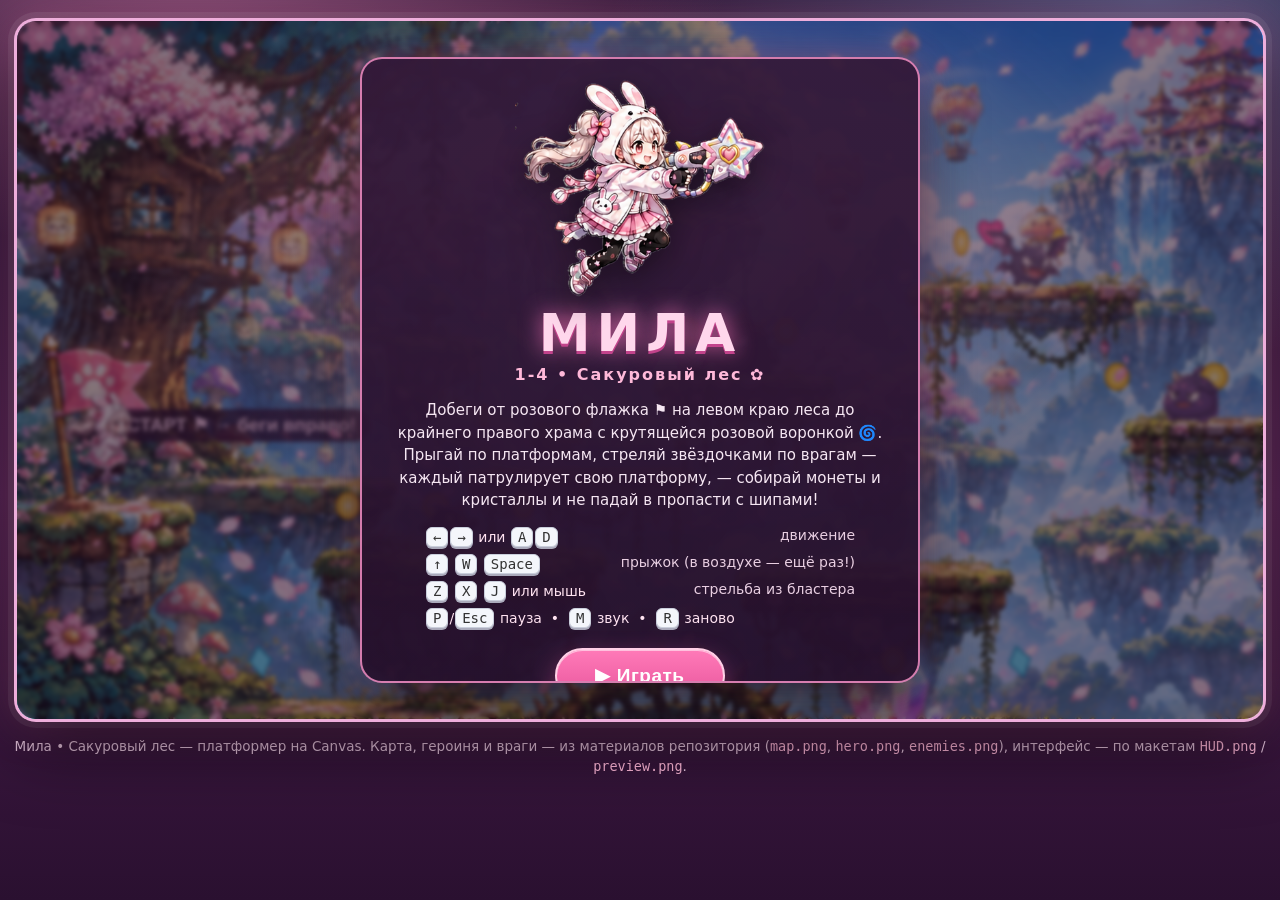
<file: index.html>
<!DOCTYPE html>
<html lang="ru">
<head>
<meta charset="UTF-8">
<meta name="viewport" content="width=device-width, initial-scale=1.0, maximum-scale=1.0, user-scalable=no">
<title>Мила • Сакуровый лес — платформер</title>
<link rel="icon" href="assets/sprites/hero_idle.png">
<link rel="stylesheet" href="style.css">
</head>
<body>
<main class="page">
  <div class="game-shell" id="shell">

    <canvas id="game" width="1280" height="720" aria-label="Игра: Мила в Сакуровом лесу"></canvas>

    <!-- ===== HUD (по макету HUD.png / preview.png) ===== -->
    <div class="hud" id="hud" hidden>
      <!-- слева: профиль -->
      <div class="hud-profile panel">
        <div class="portrait"><img src="assets/sprites/hero_idle.png" alt="Мила"></div>
        <div class="profile-main">
          <div class="hero-name">МИЛА <span class="sakura">✿</span></div>
          <div class="hearts" id="hearts" title="Здоровье"></div>
          <div class="resources">
            <span class="res coin-res">⭐ <b id="coins">0</b></span>
            <span class="res gem-res">♦ <b id="gems">0</b></span>
          </div>
        </div>
      </div>

      <!-- центр: уровень + прогресс -->
      <div class="hud-center">
        <div class="level-banner">❖ 1-4 • САКУРОВЫЙ ЛЕС ❖</div>
        <div class="progress" title="Путь от флажка к порталу">
          <span class="progress-flag">⚑</span>
          <div class="progress-track"><div class="progress-fill" id="progressFill"></div><div class="progress-dot" id="progressDot">🌸</div></div>
          <span class="progress-portal">🌀</span>
        </div>
      </div>

      <!-- справа: комбо, таймер, кнопки -->
      <div class="hud-right">
        <div class="panel combo-panel">КОМБО <b>★ ×<span id="combo">0</span></b></div>
        <div class="panel timer-panel">⏱ <span id="timer">00:00</span></div>
        <button class="icon-btn" id="soundBtn" title="Звук (M)">🔊</button>
        <button class="icon-btn" id="pauseBtn" title="Пауза (P / Esc)">⏸</button>
      </div>

      <!-- слева внизу: подсказки -->
      <div class="hud-controls panel">
        <span><kbd>←</kbd><kbd>→</kbd> движение</span>
        <span><kbd>↑</kbd>/<kbd>Space</kbd> прыжок ×2</span>
        <span><kbd>Z</kbd> атака</span>
      </div>

      <!-- справа внизу: оружие и энергия -->
      <div class="hud-weapon panel">
        <div class="weapon-card active">⭐<small>Z • ∞</small></div>
        <div class="weapon-info">
          <div class="weapon-label">ЗВЁЗДНЫЙ БЛАСТЕР • ЭНЕРГИЯ</div>
          <div class="energy-track"><div class="energy-fill" id="energyFill"></div></div>
          <div class="foes-left">Врагов осталось: <b id="foesLeft">0</b></div>
        </div>
      </div>

      <div class="toast" id="toast" hidden>⚠ ОСТОРОЖНО! ВРАГИ!</div>
    </div>

    <!-- сенсорное управление -->
    <div class="touch" id="touch" hidden>
      <div class="touch-group">
        <button class="touch-btn" data-k="left">◀</button>
        <button class="touch-btn" data-k="right">▶</button>
      </div>
      <div class="touch-group">
        <button class="touch-btn touch-shoot" data-k="shoot">⭐</button>
        <button class="touch-btn touch-jump" data-k="jump">▲</button>
      </div>
    </div>

    <!-- ===== СТАРТОВЫЙ ЭКРАН ===== -->
    <section class="overlay" id="menu">
      <div class="card menu-card">
        <img class="menu-hero" src="assets/sprites/hero_shoot.png" alt="Мила со звёздным бластером">
        <h1>МИЛА</h1>
        <p class="subtitle">1-4 • Сакуровый лес ✿</p>
        <p class="story">Добеги от розового флажка ⚑ на левом краю леса до крайнего
          правого храма с крутящейся розовой воронкой 🌀. Прыгай по платформам,
          стреляй звёздочками по врагам — каждый патрулирует свою платформу, —
          собирай монеты и кристаллы и не падай в пропасти с шипами!</p>
        <div class="controls-grid">
          <div><kbd>←</kbd><kbd>→</kbd> или <kbd>A</kbd><kbd>D</kbd><span>движение</span></div>
          <div><kbd>↑</kbd> <kbd>W</kbd> <kbd>Space</kbd><span>прыжок (в воздухе — ещё раз!)</span></div>
          <div><kbd>Z</kbd> <kbd>X</kbd> <kbd>J</kbd> или мышь<span>стрельба из бластера</span></div>
          <div><kbd>P</kbd>/<kbd>Esc</kbd> пауза &nbsp;•&nbsp; <kbd>M</kbd> звук &nbsp;•&nbsp; <kbd>R</kbd> заново</div>
        </div>
        <button class="big-btn" id="startBtn" disabled>Загрузка…</button>
        <p class="hint" id="loadHint">Загружаем карту и спрайты…</p>
      </div>
    </section>

    <!-- ===== ПАУЗА ===== -->
    <section class="overlay" id="pauseMenu" hidden>
      <div class="card">
        <h2>⏸ Пауза</h2>
        <p class="story">Лепестки сакуры подождут. 🌸</p>
        <button class="big-btn" id="resumeBtn">Продолжить</button>
        <button class="ghost-btn" id="restartBtn2">Начать уровень заново</button>
      </div>
    </section>

    <!-- ===== ПОБЕДА ===== -->
    <section class="overlay" id="winMenu" hidden>
      <div class="card">
        <img class="end-hero" src="assets/sprites/hero_win.png" alt="Мила празднует победу">
        <h2>🎉 Уровень пройден!</h2>
        <p class="story">Мила добралась до храма и шагнула в крутящуюся розовую воронку!</p>
        <div class="stats" id="winStats"></div>
        <button class="big-btn" id="againBtn">Играть ещё раз</button>
      </div>
    </section>

    <!-- ===== ПОРАЖЕНИЕ ===== -->
    <section class="overlay" id="overMenu" hidden>
      <div class="card">
        <img class="end-hero dead" src="assets/sprites/hero_dead.png" alt="Мила упала">
        <h2>💔 Ох, Мила упала…</h2>
        <p class="story">Сердечки закончились. Но сакуровый лес верит в тебя — попробуй ещё раз!</p>
        <div class="stats" id="overStats"></div>
        <button class="big-btn" id="retryBtn">Попробовать снова</button>
      </div>
    </section>
  </div>

  <p class="footer">Мила • Сакуровый лес — платформер на Canvas. Карта, героиня и враги — из материалов репозитория
     (<code>map.png</code>, <code>hero.png</code>, <code>enemies.png</code>), интерфейс — по макетам <code>HUD.png</code> / <code>preview.png</code>.</p>
</main>
<script src="game.js"></script>
</body>
</html>
</file>
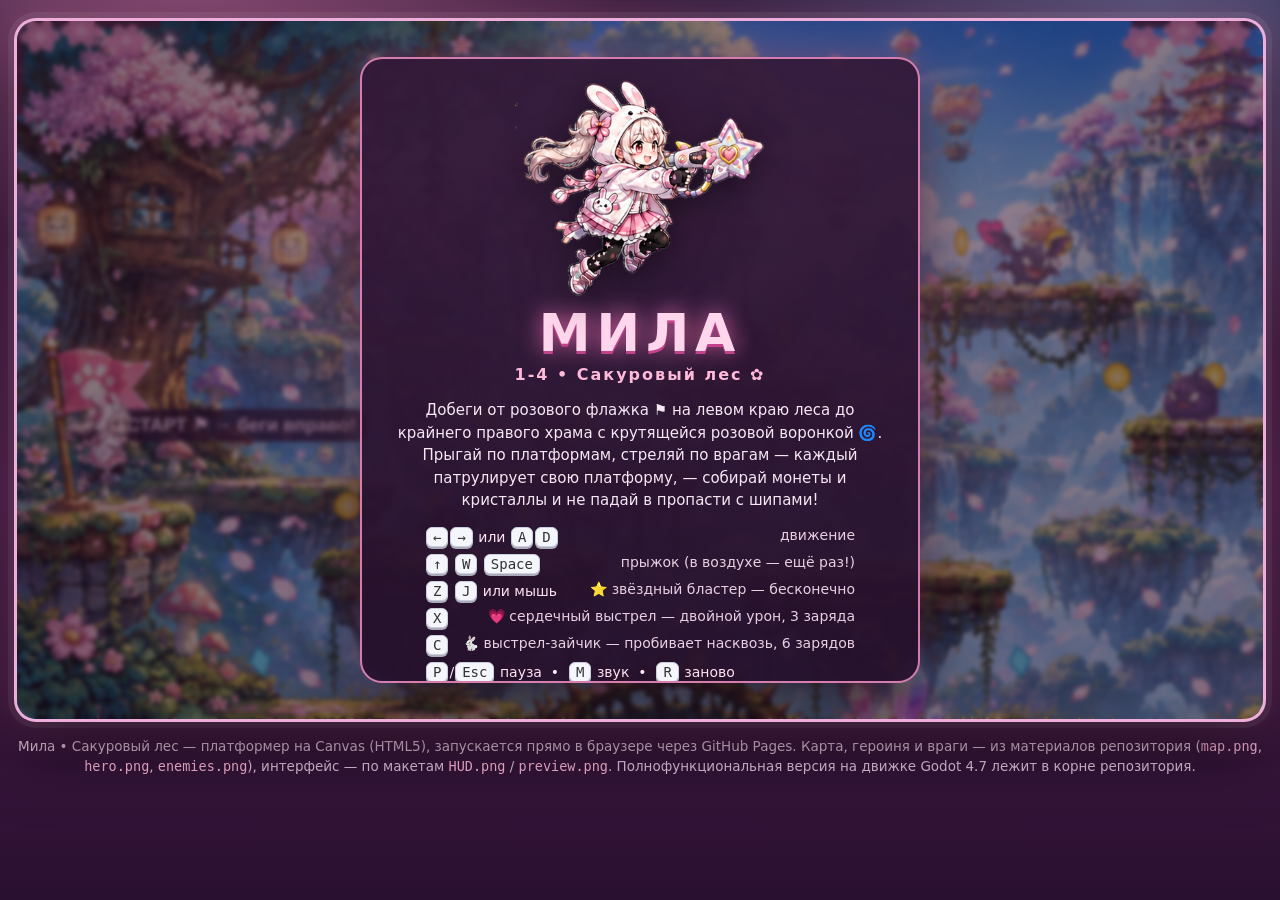
<file: docs/index.html>
<!DOCTYPE html>
<html lang="ru">
<head>
<meta charset="UTF-8">
<meta name="viewport" content="width=device-width, initial-scale=1.0, maximum-scale=1.0, user-scalable=no">
<title>Мила • Сакуровый лес — платформер</title>
<link rel="icon" href="assets/sprites/hero_idle.png">
<link rel="stylesheet" href="style.css">
</head>
<body>
<main class="page">
  <div class="game-shell" id="shell">

    <canvas id="game" width="1280" height="720" aria-label="Игра: Мила в Сакуровом лесу"></canvas>

    <!-- ===== HUD (по макету HUD.png / preview.png) ===== -->
    <div class="hud" id="hud" hidden>
      <!-- слева: профиль -->
      <div class="hud-profile panel">
        <div class="portrait"><img src="assets/sprites/hero_idle.png" alt="Мила"></div>
        <div class="profile-main">
          <div class="hero-name">МИЛА <span class="sakura">✿</span></div>
          <div class="hearts" id="hearts" title="Здоровье"></div>
          <div class="resources">
            <span class="res coin-res">⭐ <b id="coins">0</b></span>
            <span class="res gem-res">♦ <b id="gems">0</b></span>
          </div>
        </div>
      </div>

      <!-- центр: уровень + прогресс -->
      <div class="hud-center">
        <div class="level-banner">❖ 1-4 • САКУРОВЫЙ ЛЕС ❖</div>
        <div class="progress" title="Путь от флажка к порталу">
          <span class="progress-flag">⚑</span>
          <div class="progress-track"><div class="progress-fill" id="progressFill"></div><div class="progress-dot" id="progressDot">🌸</div></div>
          <span class="progress-portal">🌀</span>
        </div>
      </div>

      <!-- справа: комбо, таймер, кнопки -->
      <div class="hud-right">
        <div class="panel combo-panel">КОМБО <b>★ ×<span id="combo">0</span></b></div>
        <div class="panel timer-panel">⏱ <span id="timer">00:00</span></div>
        <button class="icon-btn" id="soundBtn" title="Звук (M)">🔊</button>
        <button class="icon-btn" id="pauseBtn" title="Пауза (P / Esc)">⏸</button>
      </div>

      <!-- слева внизу: подсказки -->
      <div class="hud-controls panel">
        <span><kbd>←</kbd><kbd>→</kbd> движение</span>
        <span><kbd>↑</kbd>/<kbd>Space</kbd> прыжок ×2</span>
        <span><kbd>Z</kbd>/<kbd>X</kbd>/<kbd>C</kbd> оружие</span>
      </div>

      <!-- справа внизу: панель способностей (Z/X/C) и энергия -->
      <div class="hud-weapon panel">
        <div class="weapon-cards">
          <div class="weapon-card active" title="Звёздный бластер — бесконечно">⭐<small>Z • ∞</small></div>
          <div class="weapon-card" id="heartCard" title="Сердечный выстрел — двойной урон">💗<small>X • <span id="heartCharges">3</span>/3</small></div>
          <div class="weapon-card" id="bunnyCard" title="Выстрел-зайчик — пробивает насквозь">🐇<small>C • <span id="bunnyCharges">6</span>/6</small></div>
        </div>
        <div class="weapon-info">
          <div class="weapon-label">ПАТРОНЫ • ЭНЕРГИЯ</div>
          <div class="energy-track"><div class="energy-fill" id="energyFill"></div></div>
          <div class="foes-left">Врагов осталось: <b id="foesLeft">0</b></div>
        </div>
      </div>

      <div class="toast" id="toast" hidden>⚠ ОСТОРОЖНО! ВРАГИ!</div>
    </div>

    <!-- сенсорное управление -->
    <div class="touch" id="touch" hidden>
      <div class="touch-group">
        <button class="touch-btn" data-k="left">◀</button>
        <button class="touch-btn" data-k="right">▶</button>
      </div>
      <div class="touch-group">
        <button class="touch-btn touch-bunny" data-k="bunny">🐇</button>
        <button class="touch-btn touch-heart" data-k="heart">💗</button>
        <button class="touch-btn touch-shoot" data-k="shoot">⭐</button>
        <button class="touch-btn touch-jump" data-k="jump">▲</button>
      </div>
    </div>

    <!-- ===== СТАРТОВЫЙ ЭКРАН ===== -->
    <section class="overlay" id="menu">
      <div class="card menu-card">
        <img class="menu-hero" src="assets/sprites/hero_shoot.png" alt="Мила со звёздным бластером">
        <h1>МИЛА</h1>
        <p class="subtitle">1-4 • Сакуровый лес ✿</p>
        <p class="story">Добеги от розового флажка ⚑ на левом краю леса до крайнего
          правого храма с крутящейся розовой воронкой 🌀. Прыгай по платформам,
          стреляй по врагам — каждый патрулирует свою платформу, —
          собирай монеты и кристаллы и не падай в пропасти с шипами!</p>
        <div class="controls-grid">
          <div><kbd>←</kbd><kbd>→</kbd> или <kbd>A</kbd><kbd>D</kbd><span>движение</span></div>
          <div><kbd>↑</kbd> <kbd>W</kbd> <kbd>Space</kbd><span>прыжок (в воздухе — ещё раз!)</span></div>
          <div><kbd>Z</kbd> <kbd>J</kbd> или мышь<span>⭐ звёздный бластер — бесконечно</span></div>
          <div><kbd>X</kbd><span>💗 сердечный выстрел — двойной урон, 3 заряда</span></div>
          <div><kbd>C</kbd><span>🐇 выстрел-зайчик — пробивает насквозь, 6 зарядов</span></div>
          <div><kbd>P</kbd>/<kbd>Esc</kbd> пауза &nbsp;•&nbsp; <kbd>M</kbd> звук &nbsp;•&nbsp; <kbd>R</kbd> заново</div>
        </div>
        <button class="big-btn" id="startBtn" disabled>Загрузка…</button>
        <p class="hint" id="loadHint">Загружаем карту и спрайты…</p>
      </div>
    </section>

    <!-- ===== ПАУЗА ===== -->
    <section class="overlay" id="pauseMenu" hidden>
      <div class="card">
        <h2>⏸ Пауза</h2>
        <p class="story">Лепестки сакуры подождут. 🌸</p>
        <button class="big-btn" id="resumeBtn">Продолжить</button>
        <button class="ghost-btn" id="restartBtn2">Начать уровень заново</button>
      </div>
    </section>

    <!-- ===== ПОБЕДА ===== -->
    <section class="overlay" id="winMenu" hidden>
      <div class="card">
        <img class="end-hero" src="assets/sprites/hero_win.png" alt="Мила празднует победу">
        <h2>🎉 Уровень пройден!</h2>
        <p class="story">Мила добралась до храма и шагнула в крутящуюся розовую воронку!</p>
        <div class="stats" id="winStats"></div>
        <button class="big-btn" id="againBtn">Играть ещё раз</button>
      </div>
    </section>

    <!-- ===== ПОРАЖЕНИЕ ===== -->
    <section class="overlay" id="overMenu" hidden>
      <div class="card">
        <img class="end-hero dead" src="assets/sprites/hero_dead.png" alt="Мила упала">
        <h2>💔 Ох, Мила упала…</h2>
        <p class="story">Сердечки закончились. Но сакуровый лес верит в тебя — попробуй ещё раз!</p>
        <div class="stats" id="overStats"></div>
        <button class="big-btn" id="retryBtn">Попробовать снова</button>
      </div>
    </section>
  </div>

  <p class="footer">Мила • Сакуровый лес — платформер на Canvas (HTML5), запускается прямо в браузере через GitHub Pages.
     Карта, героиня и враги — из материалов репозитория
     (<code>map.png</code>, <code>hero.png</code>, <code>enemies.png</code>), интерфейс — по макетам <code>HUD.png</code> / <code>preview.png</code>.
     Полнофункциональная версия на движке Godot 4.7 лежит в корне репозитория.</p>
</main>
<script src="game.js"></script>
</body>
</html>
</file>
<file: style.css>
*{box-sizing:border-box}
html,body{margin:0;padding:0}
body{
  min-height:100vh;font-family:"Segoe UI",system-ui,-apple-system,sans-serif;color:#fff;
  background:
    radial-gradient(900px 500px at 15% -5%,rgba(255,150,200,.45),transparent 60%),
    radial-gradient(900px 600px at 90% 0%,rgba(150,200,255,.35),transparent 60%),
    linear-gradient(180deg,#2b1535 0%,#4a1e4d 55%,#2a1030 100%);
  display:flex;justify-content:center;
}
.page{width:min(1320px,100%);padding:18px 14px 26px}
.game-shell{
  position:relative;width:100%;aspect-ratio:16/9;max-height:calc(100vh - 90px);
  margin:0 auto;border-radius:22px;overflow:hidden;background:#8ecdf0;
  border:3px solid rgba(255,170,215,.85);
  box-shadow:0 24px 70px rgba(0,0,0,.55),0 0 0 6px rgba(255,255,255,.08),0 0 44px rgba(255,120,190,.35);
  touch-action:none;user-select:none;-webkit-user-select:none;
}
canvas{position:absolute;inset:0;width:100%;height:100%;display:block}

/* ---------- HUD ---------- */
.hud{position:absolute;inset:0;pointer-events:none;z-index:5}
.hud[hidden]{display:none}
.panel{
  background:linear-gradient(180deg,rgba(43,22,48,.88),rgba(43,22,48,.78));
  border:2px solid rgba(255,150,205,.75);border-radius:16px;
  box-shadow:0 6px 18px rgba(20,0,25,.35),inset 0 1px 0 rgba(255,255,255,.18);
  backdrop-filter:blur(3px);
}
.hud-profile{position:absolute;top:12px;left:12px;display:flex;gap:10px;align-items:center;padding:8px 14px 8px 8px}
.portrait{
  width:58px;height:58px;border-radius:50%;overflow:hidden;flex:0 0 auto;
  background:radial-gradient(circle at 50% 35%,#ffe3f1,#ffb9d9);
  border:3px solid #ff8fc4;box-shadow:0 0 0 2px #fff3,0 0 14px #ff8fc4;
}
.portrait img{width:100%;height:100%;object-fit:cover;object-position:50% 8%;transform:scale(1.55)}
.hero-name{font-weight:900;font-size:22px;letter-spacing:2px;color:#ffd7ec;text-shadow:0 2px 0 #c2438b,0 0 12px rgba(255,120,190,.7);line-height:1}
.sakura{color:#ff9ecb;font-size:16px}
.hearts{font-size:19px;letter-spacing:2px;margin:3px 0 2px;color:#ff5f9e;text-shadow:0 1px 0 #7c1d4e}
.hearts .off{filter:grayscale(1);opacity:.35}
.resources{display:flex;gap:8px;font-size:14px}
.res{background:rgba(0,0,0,.35);border:1px solid rgba(255,255,255,.25);padding:1px 9px;border-radius:999px}
.coin-res{color:#ffd94d}.gem-res{color:#7fe3ff}

.hud-center{position:absolute;top:12px;left:50%;transform:translateX(-50%);width:min(430px,38%);text-align:center}
.level-banner{
  display:inline-block;font-weight:900;letter-spacing:1px;font-size:clamp(13px,1.6vw,19px);color:#ffe9f5;
  background:linear-gradient(90deg,#e7549b,#ff8fc4,#e7549b);padding:8px 22px;border-radius:999px;
  border:2px solid #ffd0e6;box-shadow:0 6px 16px rgba(60,0,40,.4);text-shadow:0 1px 2px #8c2560;white-space:nowrap;
}
.progress{display:flex;align-items:center;gap:6px;margin-top:8px;font-size:15px}
.progress-track{position:relative;flex:1;height:10px;background:rgba(30,10,35,.65);border:1px solid rgba(255,170,215,.6);border-radius:99px}
.progress-fill{height:100%;width:0%;border-radius:99px;background:linear-gradient(90deg,#ff8fc4,#ffd94d)}
.progress-dot{position:absolute;top:50%;left:0%;transform:translate(-50%,-58%);font-size:15px}
.progress-flag{color:#ff8fc4}.progress-portal{color:#c9a6ff}

.hud-right{position:absolute;top:12px;right:12px;display:flex;gap:8px;align-items:flex-start;pointer-events:auto}
.combo-panel,.timer-panel{padding:9px 13px;font-size:15px;color:#ffd7ec}
.combo-panel b{color:#ffd94d;font-size:18px}
.icon-btn{
  pointer-events:auto;cursor:pointer;width:42px;height:42px;font-size:19px;color:#fff;
  background:linear-gradient(180deg,rgba(43,22,48,.9),rgba(43,22,48,.75));
  border:2px solid rgba(255,150,205,.75);border-radius:13px;box-shadow:0 6px 14px rgba(20,0,25,.35);
}
.icon-btn:hover{border-color:#fff;transform:translateY(-1px)}

.hud-controls{position:absolute;left:12px;bottom:12px;padding:9px 13px;display:flex;gap:14px;font-size:13px;color:#ffe3f1}
kbd{
  display:inline-block;min-width:22px;text-align:center;padding:1px 6px;margin:0 1px;border-radius:6px;
  background:#f4f6fb;color:#333;font:700 12px/1.5 inherit;border:1px solid #c9cedb;box-shadow:0 2px 0 #aab;
}
.hud-weapon{position:absolute;right:12px;bottom:12px;padding:9px 13px;display:flex;gap:11px;align-items:center;min-width:250px}
.weapon-card{
  width:52px;height:52px;border-radius:13px;display:flex;flex-direction:column;align-items:center;justify-content:center;
  font-size:24px;background:radial-gradient(circle at 50% 30%,#ff9ecb,#d63384);border:2px solid #ffd0e6;box-shadow:0 0 14px rgba(255,110,180,.8);
}
.weapon-card small{font-size:10px;font-weight:800}
.weapon-label{font-size:11px;font-weight:800;letter-spacing:.6px;color:#ffd7ec}
.energy-track{height:11px;margin:5px 0 4px;background:rgba(0,0,0,.45);border:1px solid rgba(255,170,215,.55);border-radius:99px;overflow:hidden}
.energy-fill{height:100%;width:100%;background:repeating-linear-gradient(90deg,#ff5fa8 0 12px,#ff8fc4 12px 24px)}
.energy-fill.low{background:#ff4040}
.foes-left{font-size:12px;color:#e9d8ff}

.toast{
  position:absolute;top:86px;right:14px;padding:10px 16px;border-radius:14px;font-weight:900;color:#5b2144;
  background:linear-gradient(180deg,#fff,#ffd7ec);border:2px solid #ff8fc4;box-shadow:0 10px 24px rgba(40,0,30,.4);
  animation:toastIn .25s ease-out;
}
@keyframes toastIn{from{transform:translateX(20px);opacity:0}to{transform:none;opacity:1}}

/* ---------- сенсорные кнопки ---------- */
.touch{position:absolute;left:0;right:0;bottom:64px;display:flex;justify-content:space-between;padding:0 14px;z-index:6;pointer-events:none}
.touch[hidden]{display:none}
.touch-group{display:flex;gap:12px}
.touch-btn{
  pointer-events:auto;width:62px;height:62px;border-radius:50%;font-size:24px;color:#fff;cursor:pointer;
  background:rgba(43,22,48,.55);border:2px solid rgba(255,170,215,.8);backdrop-filter:blur(2px);
}
.touch-btn.on{background:rgba(255,95,168,.75)}

/* ---------- экраны ---------- */
.overlay{
  position:absolute;inset:0;z-index:10;display:flex;align-items:center;justify-content:center;padding:16px;
  background:radial-gradient(800px 480px at 50% 30%,rgba(255,170,215,.28),transparent 65%),rgba(30,8,32,.55);backdrop-filter:blur(2px);
}
.overlay[hidden]{display:none}
.card{
  position:relative;width:min(560px,94%);max-height:94%;overflow:auto;text-align:center;padding:26px 30px 24px;border-radius:22px;
  background:linear-gradient(180deg,rgba(52,26,58,.95),rgba(38,16,44,.95));
  border:2px solid rgba(255,150,205,.8);box-shadow:0 24px 60px rgba(0,0,0,.6),0 0 34px rgba(255,120,190,.3);
}
.card h1{margin:2px 0 0;font-size:52px;letter-spacing:6px;color:#ffd7ec;text-shadow:0 3px 0 #c2438b,0 0 22px rgba(255,120,190,.8)}
.card h2{margin:4px 0 6px;font-size:32px;color:#ffd7ec;text-shadow:0 2px 0 #c2438b}
.subtitle{margin:2px 0 10px;font-weight:800;letter-spacing:2px;color:#ffb9d9}
.story{color:#f6e7f3;line-height:1.5;font-size:15px}
.menu-hero{width:min(250px,55%);margin-top:-6px;filter:drop-shadow(0 10px 16px rgba(0,0,0,.45))}
.end-hero{width:min(190px,50%);filter:drop-shadow(0 10px 16px rgba(0,0,0,.45))}
.end-hero.dead{width:min(230px,60%)}
.controls-grid{display:grid;gap:7px;margin:14px auto 4px;text-align:left;font-size:14px;color:#ffe3f1;max-width:430px}
.controls-grid span{float:right;color:#e9cfe2}
.big-btn{
  cursor:pointer;margin-top:16px;padding:14px 38px;font-size:19px;font-weight:900;letter-spacing:.5px;color:#fff;
  background:linear-gradient(180deg,#ff7ab8,#e7549b);border:2px solid #ffd0e6;border-radius:999px;
  box-shadow:0 10px 24px rgba(231,84,155,.45),inset 0 1px 0 #fff8;transition:transform .12s,box-shadow .12s;
}
.big-btn:hover:not(:disabled){transform:translateY(-2px) scale(1.02);box-shadow:0 14px 30px rgba(231,84,155,.6)}
.big-btn:disabled{opacity:.55;cursor:wait}
.ghost-btn{
  display:block;margin:12px auto 0;cursor:pointer;padding:10px 22px;font-weight:700;color:#ffd7ec;background:transparent;
  border:2px solid rgba(255,150,205,.6);border-radius:999px;
}
.ghost-btn:hover{border-color:#fff}
.hint{font-size:13px;color:#d9b8d2}
.stats{display:flex;flex-wrap:wrap;gap:9px;justify-content:center;margin-top:12px}
.stats div{background:rgba(255,255,255,.08);border:1px solid rgba(255,170,215,.45);border-radius:13px;padding:9px 14px;font-size:14px}
.stats b{display:block;font-size:20px;color:#ffd94d}
.footer{text-align:center;color:#e5c6de;font-size:13.5px;line-height:1.5}
.footer code{color:#ffb9d9}

@media (max-width:760px){
  .hud-controls{display:none}
  .hud-center{width:44%}
  .level-banner{font-size:12px;padding:6px 12px}
  .portrait{width:44px;height:44px}.hero-name{font-size:17px}.hearts{font-size:15px}
  .hud-weapon{min-width:0}.weapon-info{display:none}
  .combo-panel,.timer-panel{font-size:12px;padding:7px 9px}
  .card h1{font-size:38px}
  .page{padding:8px 6px 16px}
}
</file>
<file: docs/style.css>
*{box-sizing:border-box}
html,body{margin:0;padding:0}
body{
  min-height:100vh;font-family:"Segoe UI",system-ui,-apple-system,sans-serif;color:#fff;
  background:
    radial-gradient(900px 500px at 15% -5%,rgba(255,150,200,.45),transparent 60%),
    radial-gradient(900px 600px at 90% 0%,rgba(150,200,255,.35),transparent 60%),
    linear-gradient(180deg,#2b1535 0%,#4a1e4d 55%,#2a1030 100%);
  display:flex;justify-content:center;
}
.page{width:min(1320px,100%);padding:18px 14px 26px}
.game-shell{
  position:relative;width:100%;aspect-ratio:16/9;max-height:calc(100vh - 90px);
  margin:0 auto;border-radius:22px;overflow:hidden;background:#8ecdf0;
  border:3px solid rgba(255,170,215,.85);
  box-shadow:0 24px 70px rgba(0,0,0,.55),0 0 0 6px rgba(255,255,255,.08),0 0 44px rgba(255,120,190,.35);
  touch-action:none;user-select:none;-webkit-user-select:none;
}
canvas{position:absolute;inset:0;width:100%;height:100%;display:block}

/* ---------- HUD ---------- */
.hud{position:absolute;inset:0;pointer-events:none;z-index:5}
.hud[hidden]{display:none}
.panel{
  background:linear-gradient(180deg,rgba(43,22,48,.88),rgba(43,22,48,.78));
  border:2px solid rgba(255,150,205,.75);border-radius:16px;
  box-shadow:0 6px 18px rgba(20,0,25,.35),inset 0 1px 0 rgba(255,255,255,.18);
  backdrop-filter:blur(3px);
}
.hud-profile{position:absolute;top:12px;left:12px;display:flex;gap:10px;align-items:center;padding:8px 14px 8px 8px}
.portrait{
  width:58px;height:58px;border-radius:50%;overflow:hidden;flex:0 0 auto;
  background:radial-gradient(circle at 50% 35%,#ffe3f1,#ffb9d9);
  border:3px solid #ff8fc4;box-shadow:0 0 0 2px #fff3,0 0 14px #ff8fc4;
}
.portrait img{width:100%;height:100%;object-fit:cover;object-position:50% 8%;transform:scale(1.55)}
.hero-name{font-weight:900;font-size:22px;letter-spacing:2px;color:#ffd7ec;text-shadow:0 2px 0 #c2438b,0 0 12px rgba(255,120,190,.7);line-height:1}
.sakura{color:#ff9ecb;font-size:16px}
.hearts{font-size:19px;letter-spacing:2px;margin:3px 0 2px;color:#ff5f9e;text-shadow:0 1px 0 #7c1d4e}
.hearts .off{filter:grayscale(1);opacity:.35}
.resources{display:flex;gap:8px;font-size:14px}
.res{background:rgba(0,0,0,.35);border:1px solid rgba(255,255,255,.25);padding:1px 9px;border-radius:999px}
.coin-res{color:#ffd94d}.gem-res{color:#7fe3ff}

.hud-center{position:absolute;top:12px;left:50%;transform:translateX(-50%);width:min(430px,38%);text-align:center}
.level-banner{
  display:inline-block;font-weight:900;letter-spacing:1px;font-size:clamp(13px,1.6vw,19px);color:#ffe9f5;
  background:linear-gradient(90deg,#e7549b,#ff8fc4,#e7549b);padding:8px 22px;border-radius:999px;
  border:2px solid #ffd0e6;box-shadow:0 6px 16px rgba(60,0,40,.4);text-shadow:0 1px 2px #8c2560;white-space:nowrap;
}
.progress{display:flex;align-items:center;gap:6px;margin-top:8px;font-size:15px}
.progress-track{position:relative;flex:1;height:10px;background:rgba(30,10,35,.65);border:1px solid rgba(255,170,215,.6);border-radius:99px}
.progress-fill{height:100%;width:0%;border-radius:99px;background:linear-gradient(90deg,#ff8fc4,#ffd94d)}
.progress-dot{position:absolute;top:50%;left:0%;transform:translate(-50%,-58%);font-size:15px}
.progress-flag{color:#ff8fc4}.progress-portal{color:#c9a6ff}

.hud-right{position:absolute;top:12px;right:12px;display:flex;gap:8px;align-items:flex-start;pointer-events:auto}
.combo-panel,.timer-panel{padding:9px 13px;font-size:15px;color:#ffd7ec}
.combo-panel b{color:#ffd94d;font-size:18px}
.icon-btn{
  pointer-events:auto;cursor:pointer;width:42px;height:42px;font-size:19px;color:#fff;
  background:linear-gradient(180deg,rgba(43,22,48,.9),rgba(43,22,48,.75));
  border:2px solid rgba(255,150,205,.75);border-radius:13px;box-shadow:0 6px 14px rgba(20,0,25,.35);
}
.icon-btn:hover{border-color:#fff;transform:translateY(-1px)}

.hud-controls{position:absolute;left:12px;bottom:12px;padding:9px 13px;display:flex;gap:14px;font-size:13px;color:#ffe3f1}
kbd{
  display:inline-block;min-width:22px;text-align:center;padding:1px 6px;margin:0 1px;border-radius:6px;
  background:#f4f6fb;color:#333;font:700 12px/1.5 inherit;border:1px solid #c9cedb;box-shadow:0 2px 0 #aab;
}
.hud-weapon{position:absolute;right:12px;bottom:12px;padding:9px 13px;display:flex;gap:11px;align-items:center;min-width:330px}
.weapon-cards{display:flex;gap:7px}
.weapon-card{
  width:48px;height:48px;border-radius:13px;display:flex;flex-direction:column;align-items:center;justify-content:center;
  font-size:21px;background:radial-gradient(circle at 50% 30%,#ff9ecb,#d63384);border:2px solid #ffd0e6;box-shadow:0 0 14px rgba(255,110,180,.8);
  transition:opacity .2s,filter .2s;
}
.weapon-card.empty{opacity:.4;filter:grayscale(.7);box-shadow:none}
.weapon-card small{font-size:9px;font-weight:800}
.weapon-label{font-size:11px;font-weight:800;letter-spacing:.6px;color:#ffd7ec}
.energy-track{height:11px;margin:5px 0 4px;background:rgba(0,0,0,.45);border:1px solid rgba(255,170,215,.55);border-radius:99px;overflow:hidden}
.energy-fill{height:100%;width:100%;background:repeating-linear-gradient(90deg,#ff5fa8 0 12px,#ff8fc4 12px 24px)}
.energy-fill.low{background:#ff4040}
.foes-left{font-size:12px;color:#e9d8ff}

.toast{
  position:absolute;top:86px;right:14px;padding:10px 16px;border-radius:14px;font-weight:900;color:#5b2144;
  background:linear-gradient(180deg,#fff,#ffd7ec);border:2px solid #ff8fc4;box-shadow:0 10px 24px rgba(40,0,30,.4);
  animation:toastIn .25s ease-out;
}
@keyframes toastIn{from{transform:translateX(20px);opacity:0}to{transform:none;opacity:1}}

/* ---------- сенсорные кнопки ---------- */
.touch{position:absolute;left:0;right:0;bottom:64px;display:flex;justify-content:space-between;padding:0 14px;z-index:6;pointer-events:none}
.touch[hidden]{display:none}
.touch-group{display:flex;gap:10px;align-items:flex-end}
.touch-btn{
  pointer-events:auto;width:62px;height:62px;border-radius:50%;font-size:24px;color:#fff;cursor:pointer;
  background:rgba(43,22,48,.55);border:2px solid rgba(255,170,215,.8);backdrop-filter:blur(2px);
}
.touch-btn.on{background:rgba(255,95,168,.75)}
.touch-heart,.touch-bunny{width:48px;height:48px;font-size:18px}

/* ---------- экраны ---------- */
.overlay{
  position:absolute;inset:0;z-index:10;display:flex;align-items:center;justify-content:center;padding:16px;
  background:radial-gradient(800px 480px at 50% 30%,rgba(255,170,215,.28),transparent 65%),rgba(30,8,32,.55);backdrop-filter:blur(2px);
}
.overlay[hidden]{display:none}
.card{
  position:relative;width:min(560px,94%);max-height:94%;overflow:auto;text-align:center;padding:26px 30px 24px;border-radius:22px;
  background:linear-gradient(180deg,rgba(52,26,58,.95),rgba(38,16,44,.95));
  border:2px solid rgba(255,150,205,.8);box-shadow:0 24px 60px rgba(0,0,0,.6),0 0 34px rgba(255,120,190,.3);
}
.card h1{margin:2px 0 0;font-size:52px;letter-spacing:6px;color:#ffd7ec;text-shadow:0 3px 0 #c2438b,0 0 22px rgba(255,120,190,.8)}
.card h2{margin:4px 0 6px;font-size:32px;color:#ffd7ec;text-shadow:0 2px 0 #c2438b}
.subtitle{margin:2px 0 10px;font-weight:800;letter-spacing:2px;color:#ffb9d9}
.story{color:#f6e7f3;line-height:1.5;font-size:15px}
.menu-hero{width:min(250px,55%);margin-top:-6px;filter:drop-shadow(0 10px 16px rgba(0,0,0,.45))}
.end-hero{width:min(190px,50%);filter:drop-shadow(0 10px 16px rgba(0,0,0,.45))}
.end-hero.dead{width:min(230px,60%)}
.controls-grid{display:grid;gap:7px;margin:14px auto 4px;text-align:left;font-size:14px;color:#ffe3f1;max-width:430px}
.controls-grid span{float:right;color:#e9cfe2}
.big-btn{
  cursor:pointer;margin-top:16px;padding:14px 38px;font-size:19px;font-weight:900;letter-spacing:.5px;color:#fff;
  background:linear-gradient(180deg,#ff7ab8,#e7549b);border:2px solid #ffd0e6;border-radius:999px;
  box-shadow:0 10px 24px rgba(231,84,155,.45),inset 0 1px 0 #fff8;transition:transform .12s,box-shadow .12s;
}
.big-btn:hover:not(:disabled){transform:translateY(-2px) scale(1.02);box-shadow:0 14px 30px rgba(231,84,155,.6)}
.big-btn:disabled{opacity:.55;cursor:wait}
.ghost-btn{
  display:block;margin:12px auto 0;cursor:pointer;padding:10px 22px;font-weight:700;color:#ffd7ec;background:transparent;
  border:2px solid rgba(255,150,205,.6);border-radius:999px;
}
.ghost-btn:hover{border-color:#fff}
.hint{font-size:13px;color:#d9b8d2}
.stats{display:flex;flex-wrap:wrap;gap:9px;justify-content:center;margin-top:12px}
.stats div{background:rgba(255,255,255,.08);border:1px solid rgba(255,170,215,.45);border-radius:13px;padding:9px 14px;font-size:14px}
.stats b{display:block;font-size:20px;color:#ffd94d}
.footer{text-align:center;color:#e5c6de;font-size:13.5px;line-height:1.5}
.footer code{color:#ffb9d9}

@media (max-width:760px){
  .hud-controls{display:none}
  .hud-center{width:44%}
  .level-banner{font-size:12px;padding:6px 12px}
  .portrait{width:44px;height:44px}.hero-name{font-size:17px}.hearts{font-size:15px}
  .hud-weapon{min-width:0}.weapon-info{display:none}
  .combo-panel,.timer-panel{font-size:12px;padding:7px 9px}
  .card h1{font-size:38px}
  .page{padding:8px 6px 16px}
}
</file>
